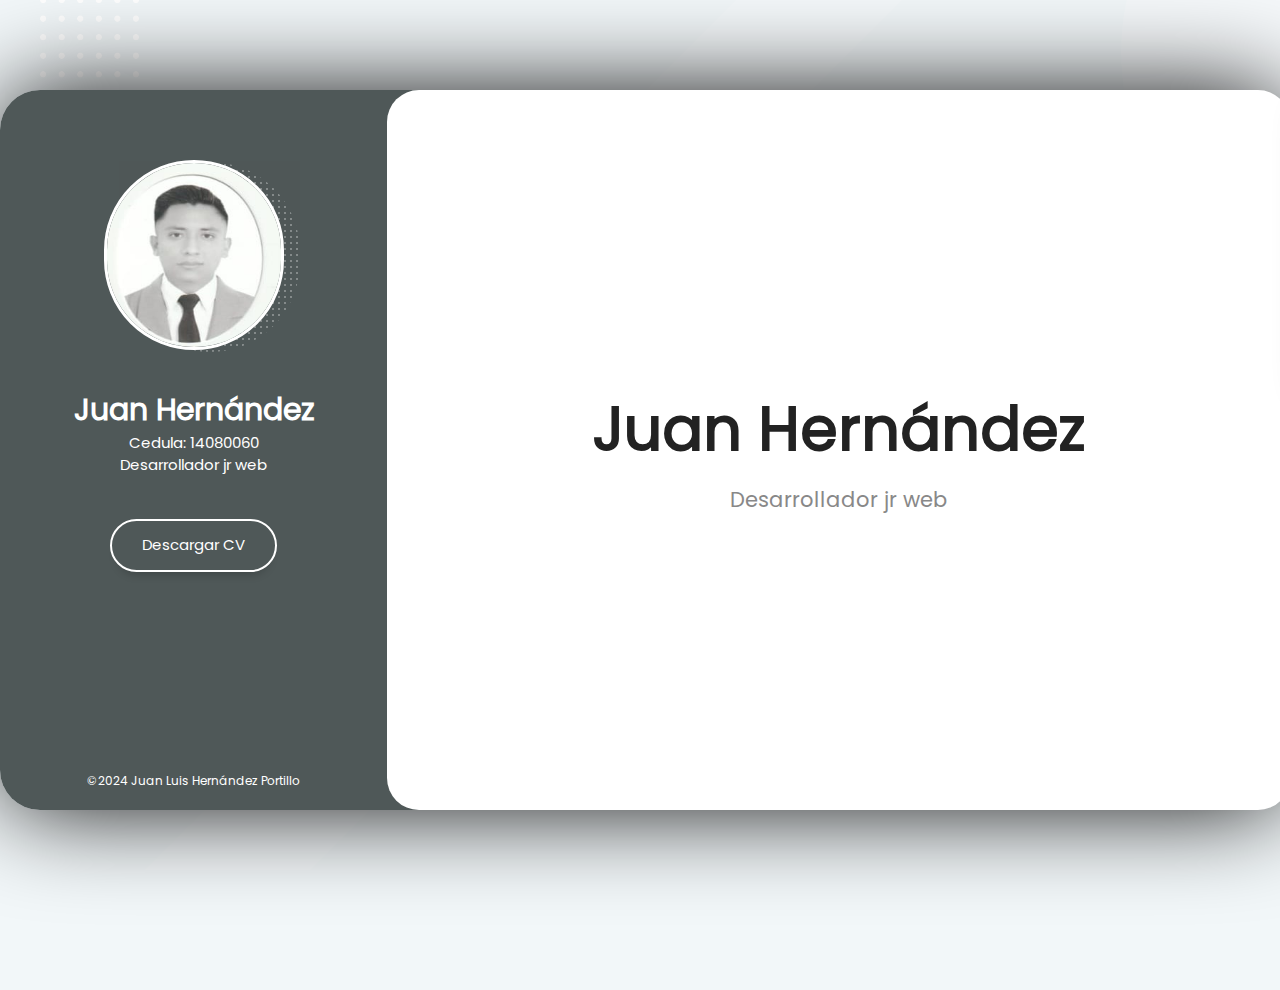
<file: index.html>
<!DOCTYPE html>
<html lang="es">

<head>
    <meta charset="UTF-8">
    <meta name="viewport" content="width=device-width, initial-scale=1.0">
    <!---Estilos-->
    <link rel="stylesheet" href="assets/fonts/fontawesome-free-6.1.2-web/css/all.min.css">
    <link rel="stylesheet" href="assets/fonts/poppins/poppins.css">
    <link rel="stylesheet" href="assets/css/reset.css">
    <link rel="stylesheet" href="assets/css/scroll.css">
    <link rel="stylesheet" href="assets/css/style.css">


    <title>portafolio - Juan Hernandez</title>

</head>

<body>

    <!--Layout Principal-->
    <div class="layout">

        <!--Barra lateral(Info del Usuario)-->
        <aside class="layout__aside">

            <section class="aside__user-info">
                <!--Informacion general-->

                <div class="user-info__general">
                    <div class="user-info__container-image">
                        <img src="assets/img/jl.jpeg" class="user-info__image" width="190px" height="190px"
                            alt="Foto de perfil del usuario">
                    </div>
                    <h2 class="user-info__name">Juan Hernández</h2>
                    <h3 class="user-info__job">Cedula: 14080060</h3>
                    <h4 class="user-info__job">Desarrollador jr web</h4><br>
                </div>

                <!--Menu de navegacion-->
                <nav class="layout__menu">
                    <ul class="menu__list">

                        <li class="menu__option">
                            <a href="index.html" class="menu__link">
                                <i class="menu__icon fa-solid fa-house"></i>
                                <span class="menu__overlay">Home</span>
                            </a>
                        </li>

                        <li class="menu__option">
                            <a href="sobre-mi.html" class="menu__link">
                                <i class="menu__icon fa-solid fa-user"></i>
                                <span class="menu__overlay">Sobre mi</span>
                            </a>
                        </li>

                        <li class="menu__option">
                            <a href="curriculum.html" class="menu__link">
                                <i class="menu__icon fa-solid fa-user-graduate"></i>
                                <span class="menu__overlay">Curriculum</span>
                            </a>
                        </li>

                        <li class="menu__option">
                            <a href="portafolio.html" class="menu__link">
                                <i class="menu__icon fa-solid fa-briefcase"></i>
                                <span class="menu__overlay">Portafolio</span>
                            </a>
                        </li>

                        <li class="menu__option">
                            <a href="blog.html" class="menu__link">
                                <i class="menu__icon fa-solid fa-book"></i>
                                <span class="menu__overlay">Blog</span>
                            </a>
                        </li>

                        <li class="menu__option">
                            <a href="contacto.html" class="menu__link">
                                <i class="menu__icon fa-solid fa-envelope"></i>
                                <span class="menu__overlay">Contacto</span>
                            </a>
                        </li>

                    </ul>
                </nav>
                <!--Links a redes sociales-->
                <!-- <div class="user-info__links">

                    <ul class="links__social">

                        <li class="social__option">
                            <a href="#" class="social__link">
                                <i class="social__icon fa-brands fa-youtube"></i>
                            </a>
                        </li>

                        <li class="social__option">
                            <a href="#" class="social__link">
                                <i class="social__icon fa-brands fa-linkedin"></i>
                            </a>
                        </li>

                        <li class="social__option">
                            <a href="#" class="social__link">
                                <i class="social__icon fa-brands fa-instagram"></i>
                            </a>
                        </li>

                    </ul>

                </div> -->
                <!--Boton-->
                <div class="user-info__buttons">
                    <a href="document/Curriculum_j.l_32[2].pdf" download="Curriculum_juan-Luis-Hernandez-portillo.pdf" class="user-info__btn">Descargar CV</a>
                </div>
                <!--Pie de pagina-->
                <footer class="user-info__footer">
                    &copy;2024 Juan Luis Hernández Portillo
                </footer>

            </section>

        </aside>


        <!--Contenido principal-->
        <main class="layout__content">
            <section class="content__page">
                <h1 class="page__name">Juan Hernández</h1>
                <h2 class="page__job">Desarrollador jr web</h2>

            </section>

        </main>


    </div>


</body>

</html>
</file>
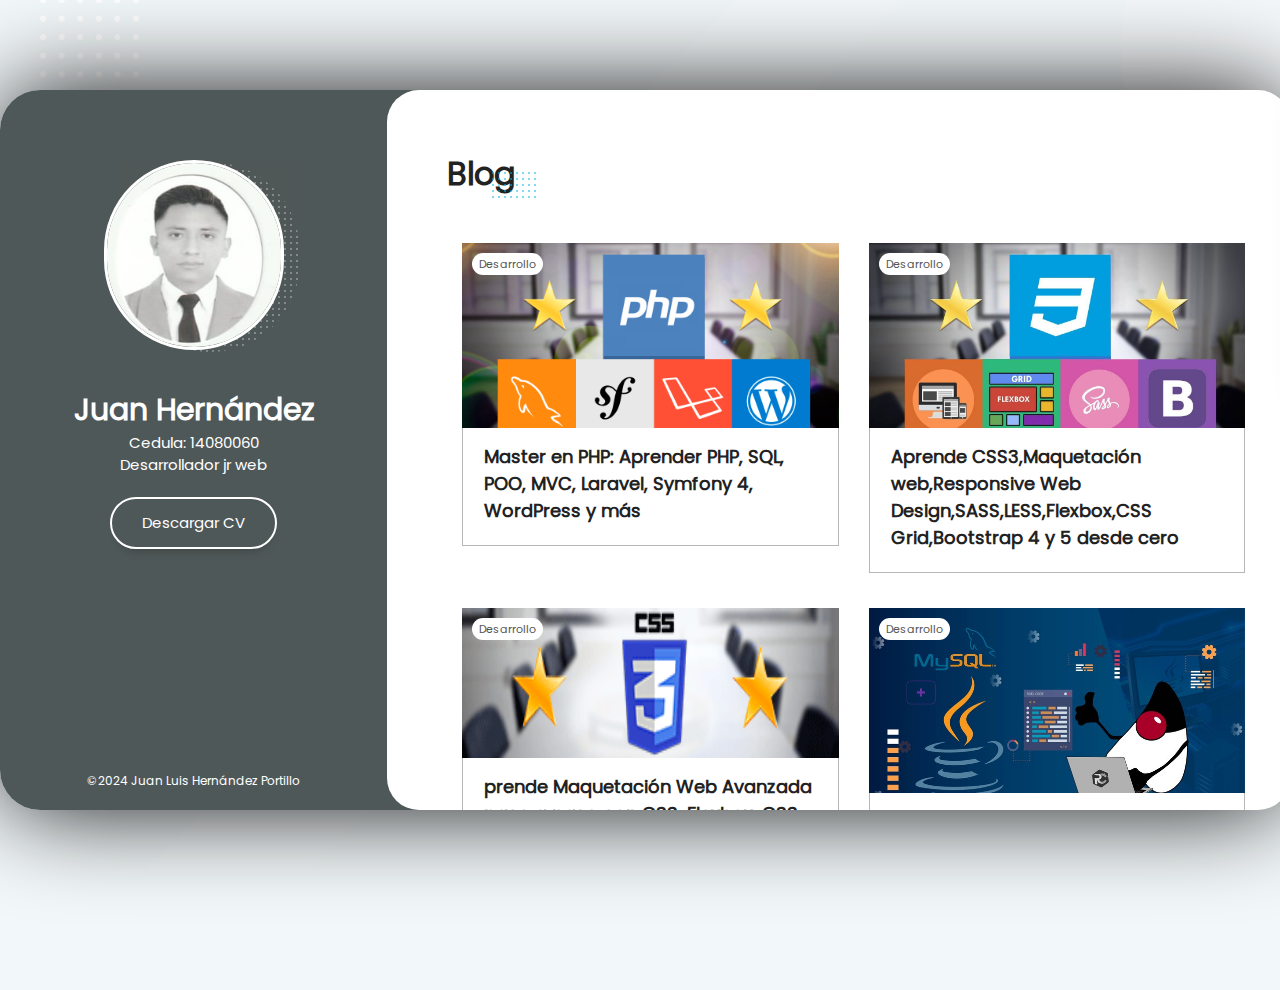
<file: blog.html>
<!DOCTYPE html>
<html lang="es">

<head>
    <meta charset="UTF-8">
    <meta name="viewport" content="width=device-width, initial-scale=1.0">
    <!---Estilos-->
    <link rel="stylesheet" href="assets/fonts/fontawesome-free-6.1.2-web/css/all.min.css">
    <link rel="stylesheet" href="assets/fonts/poppins/poppins.css">
    <link rel="stylesheet" href="assets/css/reset.css">
    <link rel="stylesheet" href="assets/css/scroll.css">
    <link rel="stylesheet" href="assets/css/style.css">


    <title>portafolio - Juan Hernandez</title>

</head>

<body>

    <!--Layout Principal-->
    <div class="layout">

        <!--Barra lateral(Info del Usuario)-->
        <aside class="layout__aside">

            <section class="aside__user-info">
                <!--Informacion general-->

                <div class="user-info__general">

                    <div class="user-info__container-image">
                        <img src="assets/img/jl.jpeg" class="user-info__image" width="190px" height="190px"
                            alt="Foto de perfil del usuario">
                    </div>

                    <h2 class="user-info__name">Juan Hernández</h2>
                    <h4 class="user-info__job">Cedula: 14080060</h4>
                    <h4 class="user-info__job">Desarrollador jr web</h4>
                </div>

                <!--Menu de navegacion-->
                <nav class="layout__menu">
                    <ul class="menu__list">

                        <li class="menu__option">
                            <a href="index.html" class="menu__link">
                                <i class="menu__icon fa-solid fa-house"></i>
                                <span class="menu__overlay">Home</span>
                            </a>
                        </li>

                        <li class="menu__option">
                            <a href="sobre-mi.html" class="menu__link">
                                <i class="menu__icon fa-solid fa-user"></i>
                                <span class="menu__overlay">Sobre mi</span>
                            </a>
                        </li>

                        <li class="menu__option">
                            <a href="curriculum.html" class="menu__link">
                                <i class="menu__icon fa-solid fa-user-graduate"></i>
                                <span class="menu__overlay">Curriculum</span>
                            </a>
                        </li>

                        <li class="menu__option">
                            <a href="portafolio.html" class="menu__link ">
                                <i class="menu__icon fa-solid fa-briefcase"></i>
                                <span class="menu__overlay">Portafolio</span>
                            </a>
                        </li>
                        
                        <li class="menu__option">
                            <a href="blog.html" class="menu__link mennu__link--active">
                                <i class="menu__icon fa-solid fa-book"></i>
                                <span class="menu__overlay">Blog</span>
                            </a>
                        </li>

                        <li class="menu__option">
                            <a href="contacto.html" class="menu__link">
                                <i class="menu__icon fa-solid fa-envelope"></i>
                                <span class="menu__overlay">Contacto</span>
                            </a>
                        </li>

                    </ul>
                </nav>

                <!--Links a redes sociales-->
                <!-- <div class="user-info__links">

                    <ul class="links__social">

                        <li class="social__option">
                            <a href="#" class="social__link">
                                <i class="social__icon fa-brands fa-youtube"></i>
                            </a>
                        </li>

                        <li class="social__option">
                            <a href="#" class="social__link">
                                <i class="social__icon fa-brands fa-linkedin"></i>
                            </a>
                        </li>

                        <li class="social__option">
                            <a href="#" class="social__link">
                                <i class="social__icon fa-brands fa-instagram"></i>
                            </a>
                        </li>

                    </ul>

                </div> -->

                <!--Boton-->
                <div class="user-info__buttons">
                    <a href="document/Curriculum_j.l_32[2].pdf" download="Curriculum_juan-Luis-Hernandez-portillo.pdf" class="user-info__btn">Descargar CV</a>
                </div>

                <!--Pie de pagina-->
                <footer class="user-info__footer"> &copy;2024 Juan Luis Hernández Portillo
                </footer>

            </section>

        </aside>


        <!--Contenido principal-->

        <main class="layout__content">
            
            <section class="content__page  content__blog">
              <!--Este contenido cambia del sitio web-->
                <header class="blog__header">
                    <h1 class="blog__title">Blog</h1>  
                </header>

                <section class="blog__article">

                    <article class="articles__article">
                        <div class="article__top">
                            <div class="article__category">Desarrollo</div>
                            <a href="#" class="article__image-link">
                                <div class="article__mask">
                                    <img src="assets/img/image-course-master-php-3.png"  class="article__image" alt="Imagen del blog">
                                </div>

                                <div class="article__logo">
                                    <i class="article__icon fa-solid fa-book"></i>
                                </div>
                            </a>
                        </div>

                        <div class="article__botton">
                            <time datetime="2024-08-30" class="articl__date"></time>
                            <a href="#" class="article__link">
                                <h2 class="article__title">Master en PHP: Aprender PHP, SQL, POO, MVC, Laravel, Symfony 4, WordPress y más</h2>
                            </a>
                        </div>
                    </article>

                     <article class="articles__article">
                        <div class="article__top">
                            <div class="article__category">Desarrollo</div>
                            <a href="#" class="article__image-link">
                                <div class="article__mask">
                                    <img src="assets/img/master_css.jpg"  class="article__image" alt="Imagen del blog">
                                </div>

                                <div class="article__logo">
                                    <i class="article__icon fa-solid fa-book"></i>
                                </div>
                            </a>
                        </div>

                        <div class="article__botton">
                            <time datetime="2024-08-30" class="articl__date"></time>
                            <a href="#" class="article__link">
                                <h2 class="article__title">Aprende CSS3,Maquetación web,Responsive Web Design,SASS,LESS,Flexbox,CSS Grid,Bootstrap 4 y 5 desde cero</h2>
                            </a>
                        </div>
                    </article>

                     <article class="articles__article">
                        <div class="article__top">
                            <div class="article__category">Desarrollo</div>
                            <a href="#" class="article__image-link">
                                <div class="">
                                    <img src="assets/img/banner-master-css-avanzado-v4.png" width="700px" height="150px" class="article__image" alt="Imagen del blog">
                                </div>
                                <div class="article__logo">
                                    <i class="article__icon fa-solid fa-book"></i>
                                </div>
                            </a>
                        </div>

                        <div class="article__botton">
                            <time datetime="2024-08-30" class="articl__date"></time>
                            <a href="#" class="article__link">
                                <h2 class="article__title">prende Maquetación Web Avanzada paso a paso con CSS, Flexbox, CSS Grid Layout, BEM, Responsive y Animaciones</h2>
                            </a>
                        </div>
                    </article>

                     <article class="articles__article">
                        <div class="article__top">
                            <div class="article__category">Desarrollo</div>
                            <a href="#" class="article__image-link">
                                <div class="article__mask">
                                    <img src="assets/img/3582345_c635_6.jpg" class="article__image" alt="Imagen del blog">
                                </div>

                                <div class="article__logo">
                                    <i class="article__icon fa-solid fa-book"></i>
                                </div>
                            </a>
                        </div>

                        <div class="article__botton">
                            <time datetime="2024-08-30" class="articl__date"></time>
                            <a href="#" class="article__link">
                                <h2 class="article__title">Java: Curso profesional de Java 2024 –De cero a Master
                                </h2>
                            </a>
                        </div>
                    </article>

                </section>

            </section>

        </main>


    </div>


</body>

</html>
</file>
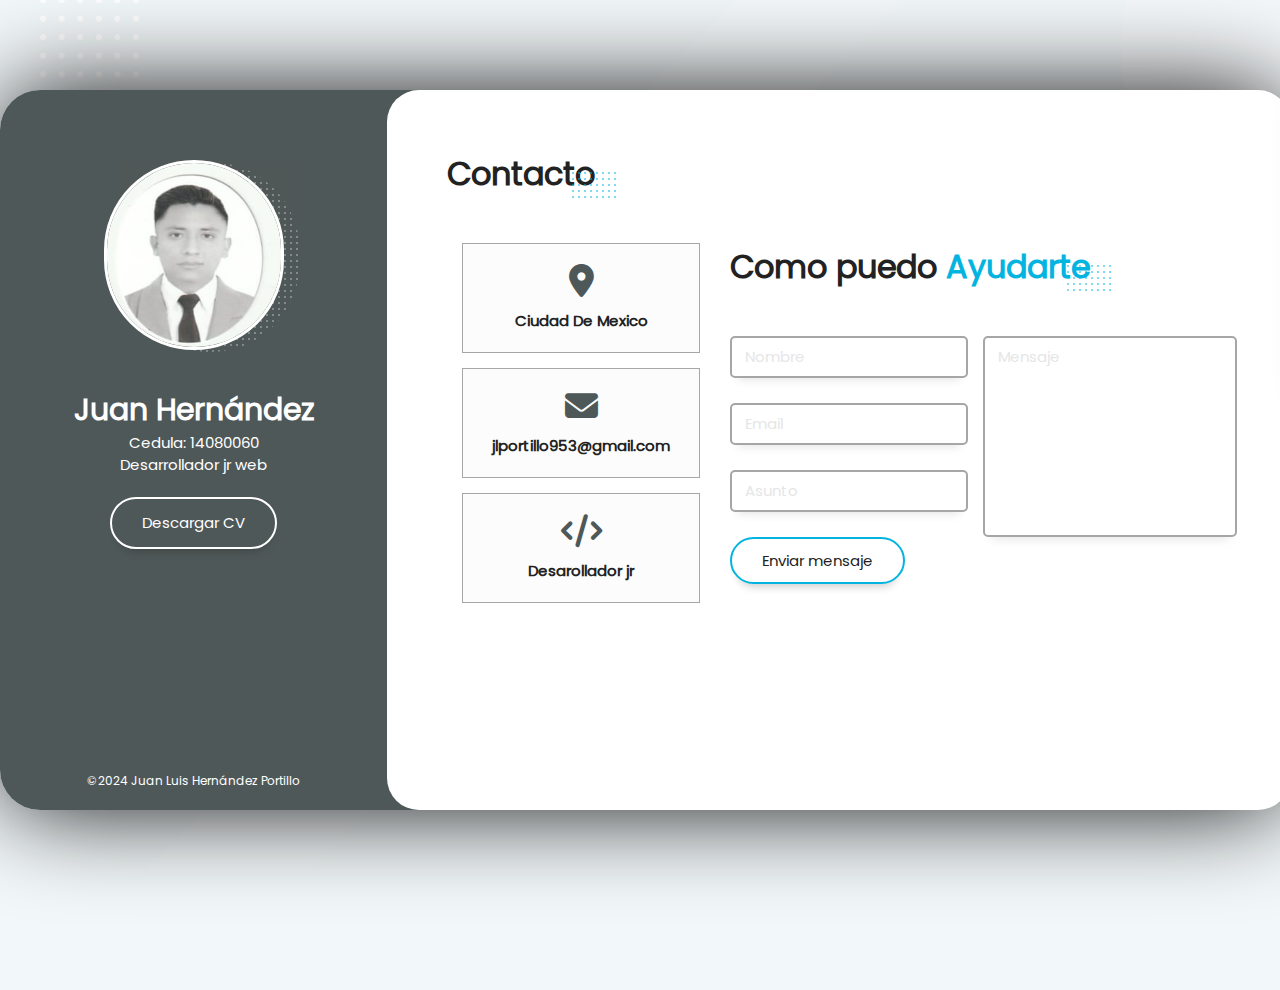
<file: contacto.html>
<!DOCTYPE html>
<html lang="es">

<head>
    <meta charset="UTF-8">
    <meta name="viewport" content="width=device-width, initial-scale=1.0">
    <!---Estilos-->
    <link rel="stylesheet" href="assets/fonts/fontawesome-free-6.1.2-web/css/all.min.css">
    <link rel="stylesheet" href="assets/fonts/poppins/poppins.css">
    <link rel="stylesheet" href="assets/css/reset.css">
    <link rel="stylesheet" href="assets/css/scroll.css">
    <link rel="stylesheet" href="assets/css/style.css">
    <link rel="stylesheet" href="assets/css/loader.css">

    <script src="assets/js/map.js" defer></script>


    <title>portafolio - Juan Hernandez</title>

</head>

<body>

    <!--Layout Principal-->
    <div class="layout">

        <!--Barra lateral(Info del Usuario)-->
        <aside class="layout__aside">

            <section class="aside__user-info">
                <!--Informacion general-->

                <div class="user-info__general">

                    <div class="user-info__container-image">
                        <img src="assets/img/jl.jpeg" class="user-info__image" width="190px" height="190px"
                            alt="Foto de perfil del usuario">
                    </div>

                    <h2 class="user-info__name">Juan Hernández</h2>
                    <h4 class="user-info__job">Cedula: 14080060</h4>
                    <h4 class="user-info__job">Desarrollador jr web</h4>
                </div>

                <!--Menu de navegacion-->
                <nav class="layout__menu">
                    <ul class="menu__list">

                        <li class="menu__option">
                            <a href="index.html" class="menu__link">
                                <i class="menu__icon fa-solid fa-house"></i>
                                <span class="menu__overlay">Home</span>
                            </a>
                        </li>

                        <li class="menu__option">
                            <a href="sobre-mi.html" class="menu__link">
                                <i class="menu__icon fa-solid fa-user"></i>
                                <span class="menu__overlay">Sobre mi</span>
                            </a>
                        </li>

                        <li class="menu__option">
                            <a href="curriculum.html" class="menu__link">
                                <i class="menu__icon fa-solid fa-user-graduate"></i>
                                <span class="menu__overlay">Curriculum</span>
                            </a>
                        </li>

                        <li class="menu__option">
                            <a href="portafolio.html" class="menu__link ">
                                <i class="menu__icon fa-solid fa-briefcase"></i>
                                <span class="menu__overlay">Portafolio</span>
                            </a>
                        </li>

                        <li class="menu__option">
                            <a href="blog.html" class="menu__link ">
                                <i class="menu__icon fa-solid fa-book"></i>
                                <span class="menu__overlay">Blog</span>
                            </a>
                        </li>

                        <li class="menu__option">
                            <a href="contacto.html" class="menu__link mennu__link--active">
                                <i class="menu__icon fa-solid fa-envelope"></i>
                                <span class="menu__overlay">Contacto</span>
                            </a>
                        </li>

                    </ul>
                </nav>

                <!--Links a redes sociales-->
                <!-- <div class="user-info__links">

                    <ul class="links__social">

                        <li class="social__option">
                            <a href="#" class="social__link">
                                <i class="social__icon fa-brands fa-youtube"></i>
                            </a>
                        </li>

                        <li class="social__option">
                            <a href="#" class="social__link">
                                <i class="social__icon fa-brands fa-linkedin"></i>
                            </a>
                        </li>

                        <li class="social__option">
                            <a href="#" class="social__link">
                                <i class="social__icon fa-brands fa-instagram"></i>
                            </a>
                        </li>

                    </ul>

                </div> -->

                <!--Boton-->
                <div class="user-info__buttons">
                    <a href="document/Curriculum_j.l_32[2].pdf" download="Curriculum_juan-Luis-Hernandez-portillo.pdf" class="user-info__btn">Descargar CV</a>
                </div>

                <!--Pie de pagina-->
                <footer class="user-info__footer"> &copy;2024 Juan Luis Hernández Portillo
                </footer>

            </section>

        </aside>


        <!--Contenido principal-->

        <main class="layout__content">

            <section class="content__page  content__contact">
                <!--Este contenido cambia del sitio web-->
                <header class="contact__header">
                    <h1 class="contact__title">Contacto</h1>
                </header>

                <div class="contact__container">
                    <section class="contact__info">
                        <div class="contact__data">
                            <i class="contact__icon fa-solid fa-location-dot"></i>
                            <h2 class="contact__subtitle">Ciudad De Mexico</h2>
                        </div>

                       

                        <div class="contact__data">
                            <i class="contact__icon fa-solid fa-envelope"></i>
                            <h2 class="contact__subtitle">jlportillo953@gmail.com</h2>
                        </div>

                        <div class="contact__data">
                            <i class="contact__icon fa-solid fa-code"></i>
                            <h2 class="contact__subtitle">Desarollador jr</h2>
                        </div>
                    </section>

                    <section class="contact__form-box">
                       

                        <header class="contact__form-header">
                            <h3 class="form-header__subtitle">Como puedo <span class="title__color">Ayudarte</span></h3>
                        </header>

                        <form class="contact__form">
                            <div class="form__container">
                                <section class="form__left">
                                    <div class="form__group">
                                        <input type="text" class="form__input" name="name" required
                                            placeholder="Nombre">
                                        <label for="name" class="form__label">Nombre</label>
                                    </div>

                                    <div class="form__group">
                                        <input type="email" class="form__input" name="email" required
                                            placeholder="Email">
                                        <label for="email" class="form__label">Email</label>
                                    </div>

                                    <div class="form__group">
                                        <input type="text" class="form__input" name="subject" required
                                            placeholder="subject">
                                        <label for="subject" class="form__label">Asunto</label>
                                    </div>
                                </section>

                                <section class="form__right">
                                    <div class="form__group form__group--textarea">
                                        <textarea class="form__input form__input--textarea" name="mesaje" required
                                            placeholder="Mensaje"></textarea>
                                        <label for="mesaje" class="form__label">Mensaje</label>
                                    </div>
                                </section>
                            </div>
                            <input type="submit" class="form__button" value="Enviar mensaje">

                        </form>
                    </section>

                </div>

            </section>

        </main>


    </div>


</body>

</html>
</file>
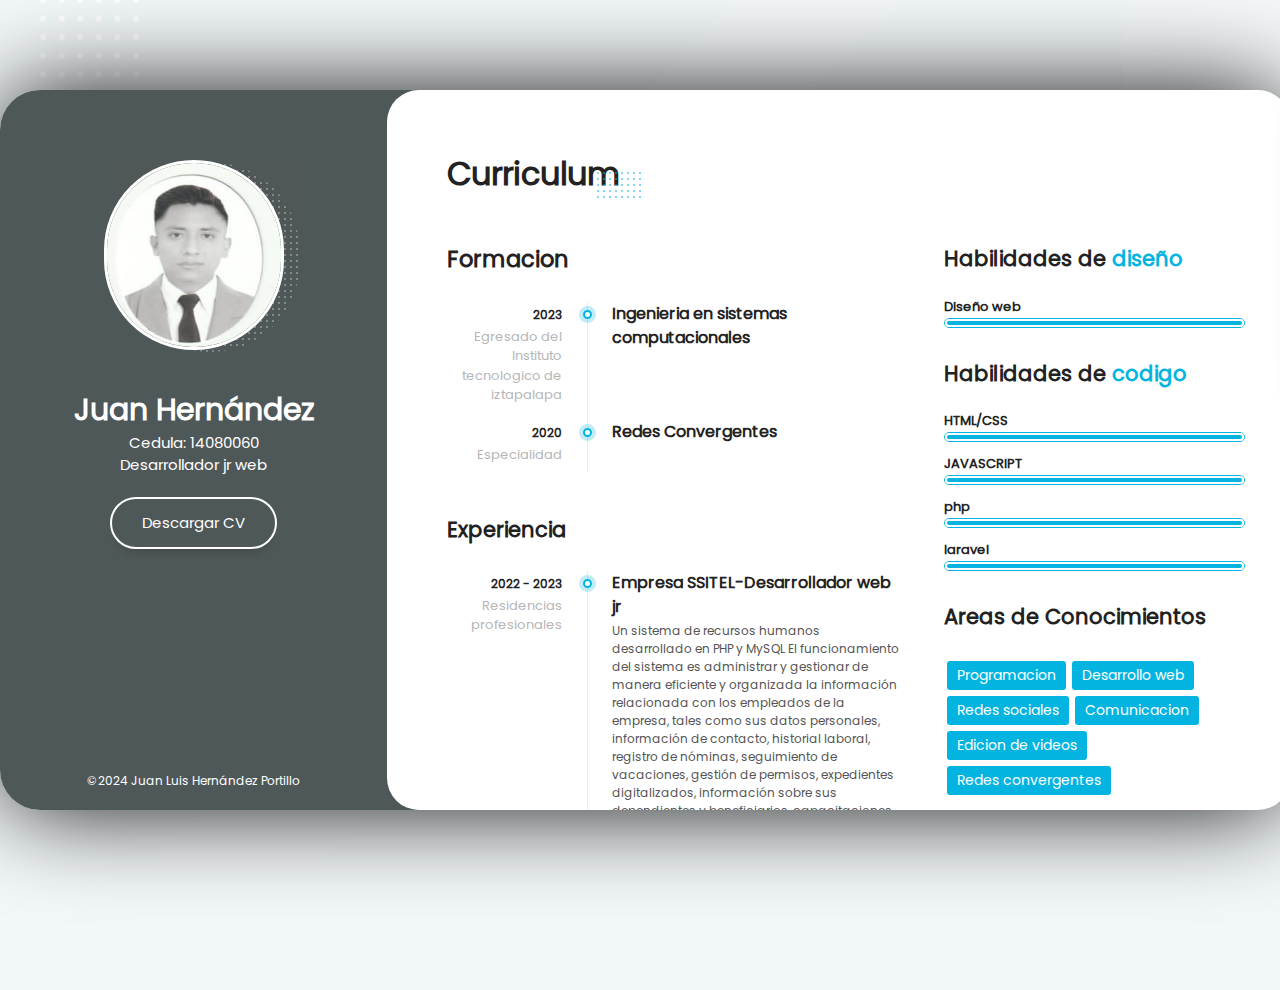
<file: curriculum.html>
<!DOCTYPE html>
<html lang="es">
  <head>
    <meta charset="UTF-8" />
    <meta name="viewport" content="width=device-width, initial-scale=1.0" />
    <!---Estilos-->
    <link
      rel="stylesheet"
      href="assets/fonts/fontawesome-free-6.1.2-web/css/all.min.css"
    />
    <link rel="stylesheet" href="assets/fonts/poppins/poppins.css" />
    <link rel="stylesheet" href="assets/css/reset.css" />
    <link rel="stylesheet" href="assets/css/scroll.css" />
    <link rel="stylesheet" href="assets/css/style.css" />

    <title>portafolio - Juan Hernandez</title>
  </head>

  <body>
    <!--Layout Principal-->
    <div class="layout">
      <!--Barra lateral(Info del Usuario)-->
      <aside class="layout__aside">
        <section class="aside__user-info">
          <!--Informacion general-->

          <div class="user-info__general">
            <div class="user-info__container-image">
              <img
                src="assets/img/jl.jpeg"
                class="user-info__image"
                width="190px"
                height="190px"
                alt="Foto de perfil del usuario"
              />
            </div>

            <h2 class="user-info__name">Juan Hernández</h2>
            <h4 class="user-info__job">Cedula: 14080060</h4>
            <h4 class="user-info__job">Desarrollador jr web</h4>
          </div>

          <!--Menu de navegacion-->
          <nav class="layout__menu">
            <ul class="menu__list">
              <li class="menu__option">
                <a href="index.html" class="menu__link">
                  <i class="menu__icon fa-solid fa-house"></i>
                  <span class="menu__overlay">Home</span>
                </a>
              </li>

              <li class="menu__option">
                <a href="sobre-mi.html" class="menu__link">
                  <i class="menu__icon fa-solid fa-user"></i>
                  <span class="menu__overlay">Sobre mi</span>
                </a>
              </li>

              <li class="menu__option">
                <a href="curriculum.html" class="menu__link">
                  <i class="menu__icon fa-solid fa-user-graduate"></i>
                  <span class="menu__overlay">Curriculum</span>
                </a>
              </li>

              <li class="menu__option">
                <a href="portafolio.html" class="menu__link">
                  <i class="menu__icon fa-solid fa-briefcase"></i>
                  <span class="menu__overlay">Portafolio</span>
                </a>
              </li>

              <li class="menu__option">
                <a href="blog.html" class="menu__link">
                  <i class="menu__icon fa-solid fa-book"></i>
                  <span class="menu__overlay">Blog</span>
                </a>
              </li>

              <li class="menu__option">
                <a href="contacto.html" class="menu__link">
                  <i class="menu__icon fa-solid fa-envelope"></i>
                  <span class="menu__overlay">Contacto</span>
                </a>
              </li>
            </ul>
          </nav>

          <!--Links a redes sociales-->
          <!-- <div class="user-info__links">
            <ul class="links__social">
              <li class="social__option">
                <a href="#" class="social__link">
                  <i class="social__icon fa fa-github-alt"></i>
                </a>
              </li>

              <li class="social__option">
                <a href="#" class="social__link">
                  <i class="social__icon fa-brands fa-linkedin"></i>
                </a>
              </li>
            
            </ul>
          </div> -->

          <!--Boton-->
          <div class="user-info__buttons">
            <a
              href="document/Curriculum_j.l_32[2].pdf"
              download="Curriculum_juan-Luis-Hernandez-portillo.pdf"
              class="user-info__btn"
              >Descargar CV</a
            >
          </div>

          <!--Pie de pagina-->
          <footer class="user-info__footer">
            &copy;2024 Juan Luis Hernández Portillo
          </footer>
        </section>
      </aside>

      <!--Contenido principal-->

      <main class="layout__content">
        <section class="content__page content__resume">
          <!--Este contenido cambia del sitio web-->
          <header class="resume__header">
            <h1 class="resume__title">Curriculum</h1>
          </header>

          <div class="resume__container">
            <section class="resume__left">
              <header class="resume__subheader">
                <h2 class="resume__sutitle">Formacion</h2>
              </header>

              <div class="resume__timelines">
                <article class="timelines__timeline">
                  <header class="timeline__header">
                    <h4 class="timeline__year">2023</h4>
                    <span class="timeline__company">
                      Egresado del Instituto tecnologico de iztapalapa</span
                    >
                  </header>

                  <div class="timeline__divider"></div>

                  <div class="timeline__description">
                    <h3 class="timeline__title">
                      Ingenieria en sistemas computacionales
                    </h3>
                    <p class="timeline__text"></p>
                  </div>
                </article>

                <article class="timelines__timeline">
                  <header class="timeline__header">
                    <h4 class="timeline__year">2020</h4>
                    <span class="timeline__company">Especialidad</span>
                  </header>

                  <div class="timeline__divider"></div>

                  <div class="timeline__description">
                    <h3 class="timeline__title">Redes Convergentes</h3>
                    <p class="timeline__text"></p>
                  </div>
                </article>
              </div>

              <header class="resume__subheader">
                <h2 class="resume__subtitle">Experiencia</h2>
              </header>

              <div class="resume__timelines">
                <article class="timelines__timeline">
                  <header class="timeline__header">
                    <h4 class="timeline__year">2022 - 2023</h4>
                    <span class="timeline__company"
                      >Residencias profesionales</span
                    >
                  </header>

                  <div class="timeline__divider"></div>

                  <div class="timeline__description">
                    <h3 class="timeline__title">
                      Empresa SSITEL-Desarrollador web jr
                    </h3>
                    <p class="timeline__text">
                      Un sistema de recursos humanos desarrollado en PHP y MySQL
                      El funcionamiento del sistema es administrar y gestionar
                      de manera eficiente y organizada la información
                      relacionada con los empleados de la empresa, tales como
                      sus datos personales, información de contacto, historial
                      laboral, registro de nóminas, seguimiento de vacaciones,
                      gestión de permisos, expedientes digitalizados,
                      información sobre sus dependientes y beneficiarios,
                      capacitaciones recibidas, sanciones administrativas,
                      cambios de área y/o aumento de sueldo.la utilización de la
                      plataforma les permite automatizar muchos de los procesos
                      administrativos, lo que reduce la posibilidad de errores
                      humanos y agiliza el flujo de información.
                    </p>
                  </div>
                </article>

                <article class="timelines__timeline">
                  <header class="timeline__header">
                    <h4 class="timeline__year">2022 - 2022</h4>
                    <span class="timeline__company">Asesor telefónico</span>
                  </header>

                  <div class="timeline__divider"></div>

                  <div class="timeline__description">
                    <h3 class="timeline__title">Infonavit</h3>
                    <p class="timeline__text">
                      Proporcionar información y orientación a los clientes que
                      llaman al centro de atención telefónica del Infonavit.
                      *Atender las llamadas entrantes de los clientes, escuchar
                      sus dudas, preguntas o necesidades y proporcionarles
                      información clara y precisa sobre los productos, servicios
                      y trámites del Infonavit. *Resolver las dudas de los
                      clientes, aclarar sus preguntas, ofrecer opciones y
                      guiarlos en el proceso de solicitud de crédito,
                      cancelación de crédito, aclaración de movimientos en su
                      cuenta, entre otros. *Realizar seguimiento a las
                      solicitudes de los clientes, y en caso de ser necesario,
                      canalizarlos a otras áreas de la organización para su
                      atención. *Mantener actualizada su capacitación en los
                      productos, servicios y procedimientos del Infonavit, a fin
                      de poder ofrecer a los clientes un servicio eficiente y de
                      calidad.
                    </p>
                  </div>
                </article>

                <article class="timelines__timeline">
                  <header class="timeline__header">
                    <h4 class="timeline__year">2023 - 2023</h4>
                    <span class="timeline__company">Asesor telefónico</span>
                  </header>

                  <div class="timeline__divider"></div>

                  <div class="timeline__description">
                    <h3 class="timeline__title">Fonacot</h3>
                    <p class="timeline__text">
                      Proporcionar información y orientación a los clientes que
                      llaman al centro de atención telefónica de Fonacot.
                      brindar información detallada sobre el programa, las
                      condiciones para obtener un crédito, el monto máximo que
                      se puede solicitar, las tasas de interés y los plazos de
                      pago. Brindan información a los centros de trabajo de como
                      se puede afiliarse a Fonacot.
                    </p>
                  </div>
                </article>

                <article class="timelines__timeline">
                  <header class="timeline__header">
                    <h4 class="timeline__year">20 de junio 2023</h4>
                    <span class="timeline__company">Semillero de talento</span>
                  </header>

                  <div class="timeline__divider"></div>

                  <div class="timeline__description">
                    <h3 class="timeline__title">Dialogus</h3>
                    <p class="timeline__text">
                      Proporcionar un monitoreo constante de las cámaras de
                      vigilancia y verificar en el servidor el correcto
                      funcionamiento de los sistemas para salvaguardar la
                      seguridad en las oficinas de Banco Azteca. Además, contar
                      con experiencia en la administración de servidores para
                      resolver problemas de software de manera efectiva
                    </p>
                  </div>
                </article>

                <article class="timelines__timeline">
                  <header class="timeline__header">
                    <h4 class="timeline__year">13 de Marzo 2024</h4>
                    <span class="timeline__company">Mexicana de Becas</span>
                  </header>

                  <div class="timeline__divider"></div>

                  <div class="timeline__description">
                    <h3 class="timeline__title">Corporativo icel</h3>
                    <p class="timeline__text">
                      Programador web analista de desarrollo, Maquetación de
                      Interfaces: Diseñé y maqueté interfaces de usuario
                      utilizando HTML y CSS, asegurando un diseño responsivo y
                      atractivo Desarrollo de Módulos en PHP: Implementé módulos
                      personalizados en PHP para mejorar la funcionalidad y la
                      interactividad de las aplicaciones web.
                    </p>
                  </div>
                </article>

                <article class="timelines__timeline">
                  <header class="timeline__header">
                    <h4 class="timeline__year">Trabajo Actual</h4>
                    <span class="timeline__company">Nacer Global</span>
                  </header>

                  <div class="timeline__divider"></div>

                  <div class="timeline__description">
                    <h3 class="timeline__title">
                      Servicios Educativos Corporativo
                    </h3>
                    <p class="timeline__text">
                      Programador web jr, Mejoré e integré funcionalidades en
                      sistemas existentes utilizando HTML, CSS, JavaScript y
                      PHP, enfocándome en optimizar el rendimiento y la
                      usabilidad. Desarrollé interfaces web responsivas
                      aplicando técnicas avanzadas de diseño y utilizando
                      frameworks como Bootstrap para asegurar una experiencia de
                      usuario consistente en diferentes dispositivos. Implementé
                      librerías de visualización de datos como Chart.js para
                      proporcionar gráficos interactivos y atractivos,
                      facilitando el análisis y la presentación de datos.
                      Integré módulos y componentes que aumentaron la eficiencia
                      y agilidad en los procesos, mejorando la capacidad del
                      sistema para manejar tareas complejas de manera más
                      efectiva.
                    </p>
                  </div>
                </article>
              </div>
            </section>

            <section class="resume__right">
              <header class="resume__subheader">
                <h2 class="resume__subtitle">
                  Habilidades de <span class="subtitle__color">diseño</span>
                </h2>
              </header>

              <div class="resume__skills">
                <article class="skills__title">
                  <h4 class="skills__text">Diseño web</h4>
                  <!---<span class="skills__nomber">90%</span>-->
                </article>

                <div class="skills__progressbar">
                  <div class="skills__percentage skills__percentage--p1"></div>
                </div>
                <!---
                            <article class="skills__title">
                                <h4 class="skills__text">Diseño Mockups</h4>
                                <span class="skills__nomber">70%</span>
                            </article>

                            <div class="skills__progressbar">
                                <div class="skills__percentage skills__percentage--p2"></div>

                            </div>

                            <article class="skills__title">
                                <h4 class="skills__text">Diseño Logos</h4>
                                <span class="skills__nomber">60%</span>
                            </article>

                            <div class="skills__progressbar">
                                <div class="skills__percentage skills__percentage--p3"></div>

                            </div>

                            <article class="skills__title">
                                <h4 class="skills__text">Diseño banners</h4>
                               <span class="skills__nomber">80%</span>
                            </article>

                            <div class="skills__progressbar">
                                <div class="skills__percentage skills__percentage--p4"></div>

                            </div>
                            --->
              </div>

              <header class="resume__subheader">
                <h2 class="resume__subtitle">
                  Habilidades de <span class="subtitle__color">codigo</span>
                </h2>
              </header>

              <div class="resume__skills">
                <article class="skills__title">
                  <h4 class="skills__text">HTML/CSS</h4>
                  <!---  <span class="skills__nomber">97%</span>-->
                </article>

                <div class="skills__progressbar">
                  <div class="skills__percentage skills__percentage--p5"></div>
                </div>

                <article class="skills__title">
                  <h4 class="skills__text">JAVASCRIPT</h4>
                  <!---  <span class="skills__nomber ">85%</span>-->
                </article>

                <div class="skills__progressbar">
                  <div class="skills__percentage skills__percentage--p6"></div>
                </div>

                <article class="skills__title">
                  <h4 class="skills__text">php</h4>
                  <!---  <span class="skills__nomber">80%</span>-->
                </article>

                <div class="skills__progressbar">
                  <div class="skills__percentage skills__percentage--p8"></div>
                </div>

                <article class="skills__title">
                  <h4 class="skills__text">laravel</h4>
                  <!---  <span class="skills__nomber">81%</span>-->
                </article>

                <div class="skills__progressbar">
                  <div class="skills__percentage skills__percentage--p9"></div>
                </div>
              </div>

              <header class="resume__subheader">
                <h2 class="resume__subtitle">Areas de Conocimientos</h2>
              </header>

              <div class="resume__knowledges">
                <ul class="knowledges__list">
                  <li class="knowledges__option">Programacion</li>
                  <li class="knowledges__option">Desarrollo web</li>
                  <li class="knowledges__option">Redes sociales</li>
                  <li class="knowledges__option">Comunicacion</li>
                  <li class="knowledges__option">Edicion de videos</li>
                  <li class="knowledges__option">Redes convergentes</li>
                </ul>
              </div>
            </section>
          </div>

          <div class="resume__certificates">
            <header class="resume__subheader">
              <h2 class="resume__subtitle">Certificados</h2>
            </header>
            <!--
                        <section class="certificate__container">

                            <article class="certificate__certificate">
                                <div class="certificate__logo">
                                    <img src="assets/img/Imagen de WhatsApp 2024-01-18 a las 23.19.53_359d05b7.jpg"  class="certificates__image" alt="">
                                </div>

                                <div class="certificates__content">
                                    <h4 class="certificate__title"> master en php</h4>
                                    <span class="certificate__id">id verificacion:3232</span>
                                    <span class="certificate__date">10 de mayo 2023</span>
                                </div>
                            </article>

                            <article class="certificate__certificate">
                                <div class="certificate__logo">
                                    <img src="assets/img/certificado-1.png"  class="certificates__image" alt="">
                                </div>

                                <div class="certificates__content">
                                    <h4 class="certificate__title"> master en pruevas tecnivas mas de 70 ejercicicos de codigo</h4>
                                    <span class="certificate__id">id verificacion:3231</span>
                                    <span class="certificate__date">10 de junio 2023</span>
                                </div>
                            </article>

                        </section>-->

            <img
              src="assets/img/Imagen de WhatsApp 2024-01-18 a las 23.19.53_359d05b7.jpg"
              class="certificates__image"
              alt=""
            />
          </div>
        </section>
      </main>
    </div>
  </body>
</html>
</file>
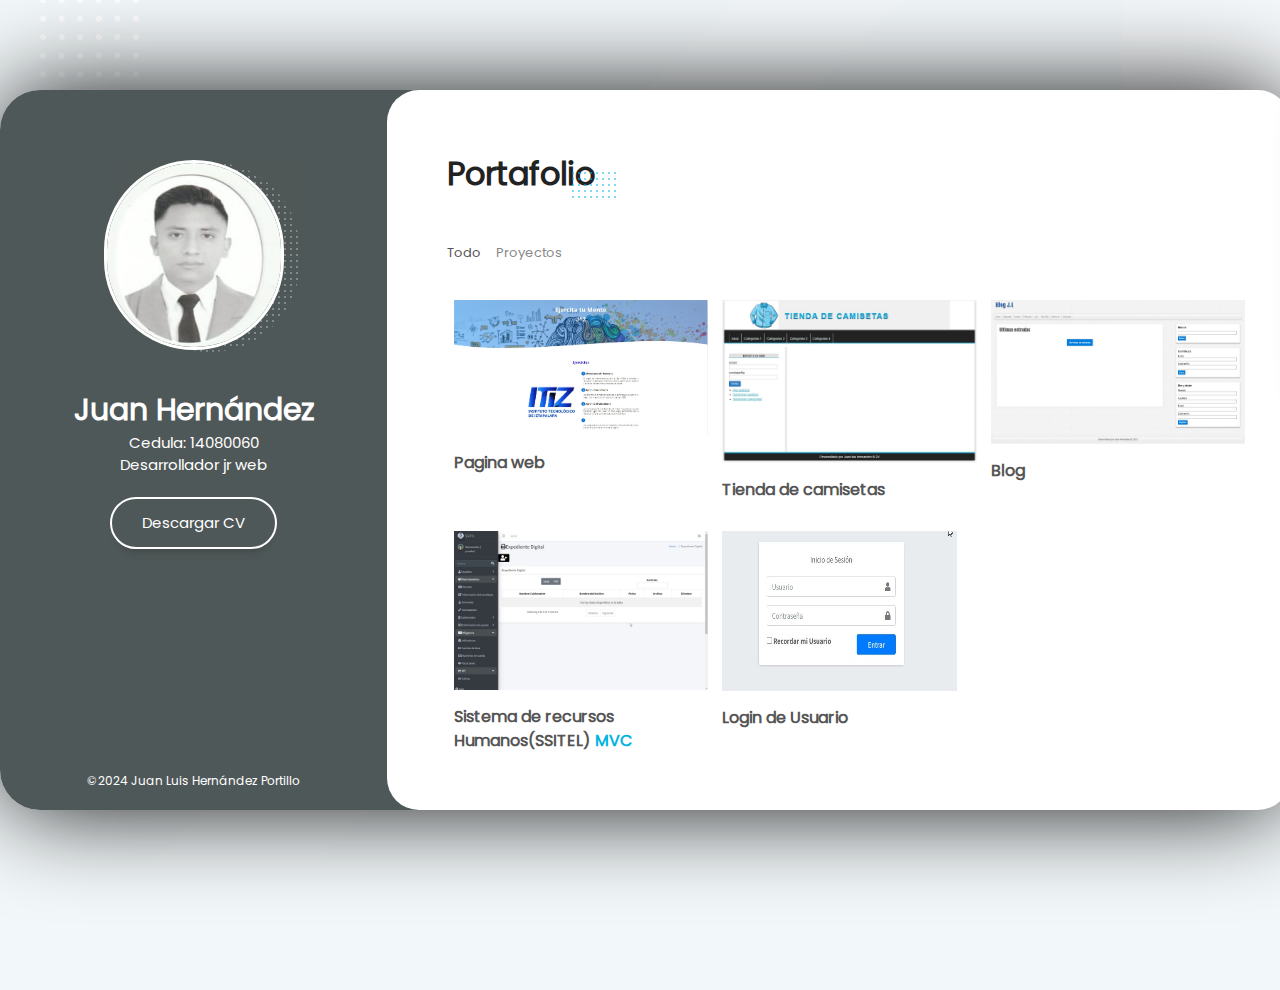
<file: portafolio.html>
<!DOCTYPE html>
<html lang="es">

<head>
    <meta charset="UTF-8">
    <meta name="viewport" content="width=device-width, initial-scale=1.0">
    <!---Estilos-->
    <link rel="stylesheet" href="assets/fonts/fontawesome-free-6.1.2-web/css/all.min.css">
    <link rel="stylesheet" href="assets/fonts/poppins/poppins.css">
    <link rel="stylesheet" href="assets/css/reset.css">
    <link rel="stylesheet" href="assets/css/scroll.css">
    <link rel="stylesheet" href="assets/css/style.css">


    <title>portafolio - Juan Hernandez</title>

</head>

<body>

    <!--Layout Principal-->
    <div class="layout">

        <!--Barra lateral(Info del Usuario)-->
        <aside class="layout__aside">

            <section class="aside__user-info">
                <!--Informacion general-->

                <div class="user-info__general">

                    <div class="user-info__container-image">
                        <img src="assets/img/jl.jpeg" class="user-info__image" width="190px" height="190px"
                            alt="Foto de perfil del usuario">
                    </div>

                    <h2 class="user-info__name">Juan Hernández</h2>
                    <h4 class="user-info__job">Cedula: 14080060</h4>
                    <h4 class="user-info__job">Desarrollador jr web</h4>
                </div>

                <!--Menu de navegacion-->
                <nav class="layout__menu">
                    <ul class="menu__list">

                        <li class="menu__option">
                            <a href="index.html" class="menu__link">
                                <i class="menu__icon fa-solid fa-house"></i>
                                <span class="menu__overlay">Home</span>
                            </a>
                        </li>

                        <li class="menu__option">
                            <a href="sobre-mi.html" class="menu__link">
                                <i class="menu__icon fa-solid fa-user"></i>
                                <span class="menu__overlay">Sobre mi</span>
                            </a>
                        </li>

                        <li class="menu__option">
                            <a href="curriculum.html" class="menu__link">
                                <i class="menu__icon fa-solid fa-user-graduate"></i>
                                <span class="menu__overlay">Curriculum</span>
                            </a>
                        </li>

                        <li class="menu__option">
                            <a href="portafolio.html" class="menu__link mennu__link--active">
                                <i class="menu__icon fa-solid fa-briefcase"></i>
                                <span class="menu__overlay">Portafolio</span>
                            </a>
                        </li>

                        <li class="menu__option">
                            <a href="blog.html" class="menu__link">
                                <i class="menu__icon fa-solid fa-book"></i>
                                <span class="menu__overlay">Blog</span>
                            </a>
                        </li>

                        <li class="menu__option">
                            <a href="contacto.html" class="menu__link">
                                <i class="menu__icon fa-solid fa-envelope"></i>
                                <span class="menu__overlay">Contacto</span>
                            </a>
                        </li>

                    </ul>
                </nav>

                <!--Links a redes sociales-->
                <!-- <div class="user-info__links">

                    <ul class="links__social">

                        <li class="social__option">
                            <a href="#" class="social__link">
                                <i class="social__icon fa-brands fa-youtube"></i>
                            </a>
                        </li>

                        <li class="social__option">
                            <a href="#" class="social__link">
                                <i class="social__icon fa-brands fa-linkedin"></i>
                            </a>
                        </li>

                        <li class="social__option">
                            <a href="#" class="social__link">
                                <i class="social__icon fa-brands fa-instagram"></i>
                            </a>
                        </li>

                    </ul>

                </div> -->

                <!--Boton-->
                <div class="user-info__buttons">
                    <a href="document/Curriculum_j.l_32[2].pdf" download="Curriculum_juan-Luis-Hernandez-portillo.pdf" class="user-info__btn">Descargar CV</a>
                </div>

                <!--Pie de pagina-->
                <footer class="user-info__footer"> &copy;2024 Juan Luis Hernández Portillo
                </footer>

            </section>

        </aside>


        <!--Contenido principal-->

        <main class="layout__content">
            
            <section class="content__page  content__portfolio">
              <!--Este contenido cambia del sitio web-->
                <header class="portfolio__header">
                    <h1 class="portfolio__title">Portafolio</h1>  
                </header>

                <nav class="portfolio__navbar">
                    <ul class="portfolio__menu">
                        
                        <li class="portfolio__options portfolio__options--active">
                            <a href="#" class="portfolio__link">Todo</a>
                        </li>
                        <!--
                        <li class="portfolio__options">
                            <a href="#" class="portfolio__link">Cusos</a>
                        </li>

                        <li class="portfolio__options">
                            <a href="#" class="portfolio__link">Web</a>
                        </li>

                        <li class="portfolio__options">
                            <a href="#" class="portfolio__link">Redes sociales</a>
                        </li>

                        <li class="portfolio__options">
                            <a href="#" class="portfolio__link">Videos</a>
                        </li>
                        -->

                        <li class="portfolio__options">
                            <a href="#" class="portfolio__link">Proyectos</a>
                        </li>
                    </ul>

                </nav>
                
                <section class="portfolio__gallery">

                    <figure class="gallery__item">
                        <div class="gallery__container-image">
                            <a href="#" class="gallery__link">
                                <img src="assets\img\Página web de juanes - Google Chrome.jpg" class="gallery__image" alt="">
                            </a>
                        </div>
                        <figcaption class="gallery__title">Pagina web</figcaption>
                        <i class="gallery__icon fa-solid fa-code"></i>
                        <span class="gallery__category">Proyectos</span>
                    </figure>

                    <figure class="gallery__item">
                        <div class="gallery__container-image">
                            <a href="#" class="gallery__link">
                                <img src="assets\img\Tienda de camisetas - Google Chrome_2.jpg" class="gallery__image" alt="">
                            </a>
                        </div>
                        <figcaption class="gallery__title">Tienda de camisetas</figcaption>
                        <i class="gallery__icon fa-solid fa-code"></i>
                        <span class="gallery__category">Proyectos</span>
                    </figure>

                    <figure class="gallery__item">
                        <div class="gallery__container-image">
                            <a href="#" class="gallery__link">
                                <img src="\assets\img\Blog.jpg" class="gallery__image" alt="">
                            </a>
                        </div>
                        <figcaption class="gallery__title">Blog</figcaption>
                        <i class="gallery__icon fa-solid fa-code"></i>
                        <span class="gallery__category">Proyectos</span>
                    </figure>

                    
                    <figure class="gallery__item">
                        <div class="gallery__container-image">
                            <a href="#" class="gallery__link">
                                <img src="assets/img/login - Google Chrome_3.jpg" class="gallery__image" alt="">
                            </a>

                        </div>
                        <figcaption class="gallery__title">Sistema de recursos Humanos(SSITEL) <span class="personal-info__titile">MVC</span></figcaption>
                        <i class="gallery__icon fa-solid fa-code"></i>
                        <span class="gallery__category">Proyectos</span>
                    </figure>
                
                  
                    <figure class="gallery__item">
                        <div class="gallery__container-image">
                            <a href="#" class="gallery__link">
                                <img src="assets/img/login - Google Chrome_4.jpg" height="160px" width="235px" class="gallery__image" alt="">
                            </a>
                        </div>
                        <figcaption class="gallery__title">Login de Usuario</figcaption>
                        <i class="gallery__icon fa-solid fa-code"></i>
                        <span class="gallery__category">Proyectos</span>
                    </figure>
  <!---
                    <figure class="gallery__item">
                        <div class="gallery__container-image">
                            <a href="#" class="gallery__link">
                                <img src="assets/img/galeria-6.jpg" class="gallery__image" alt="">
                            </a>
                        </div>
                        <figcaption class="gallery__title">Galeria de imagenes</figcaption>
                        <i class="gallery__icon fa-solid fa-image-portrait"></i>
                        <span class="gallery__category">Proyectos</span>
                    </figure>
            
                -->
                </section>

            </section>

        </main>


    </div>


</body>

</html>
</file>
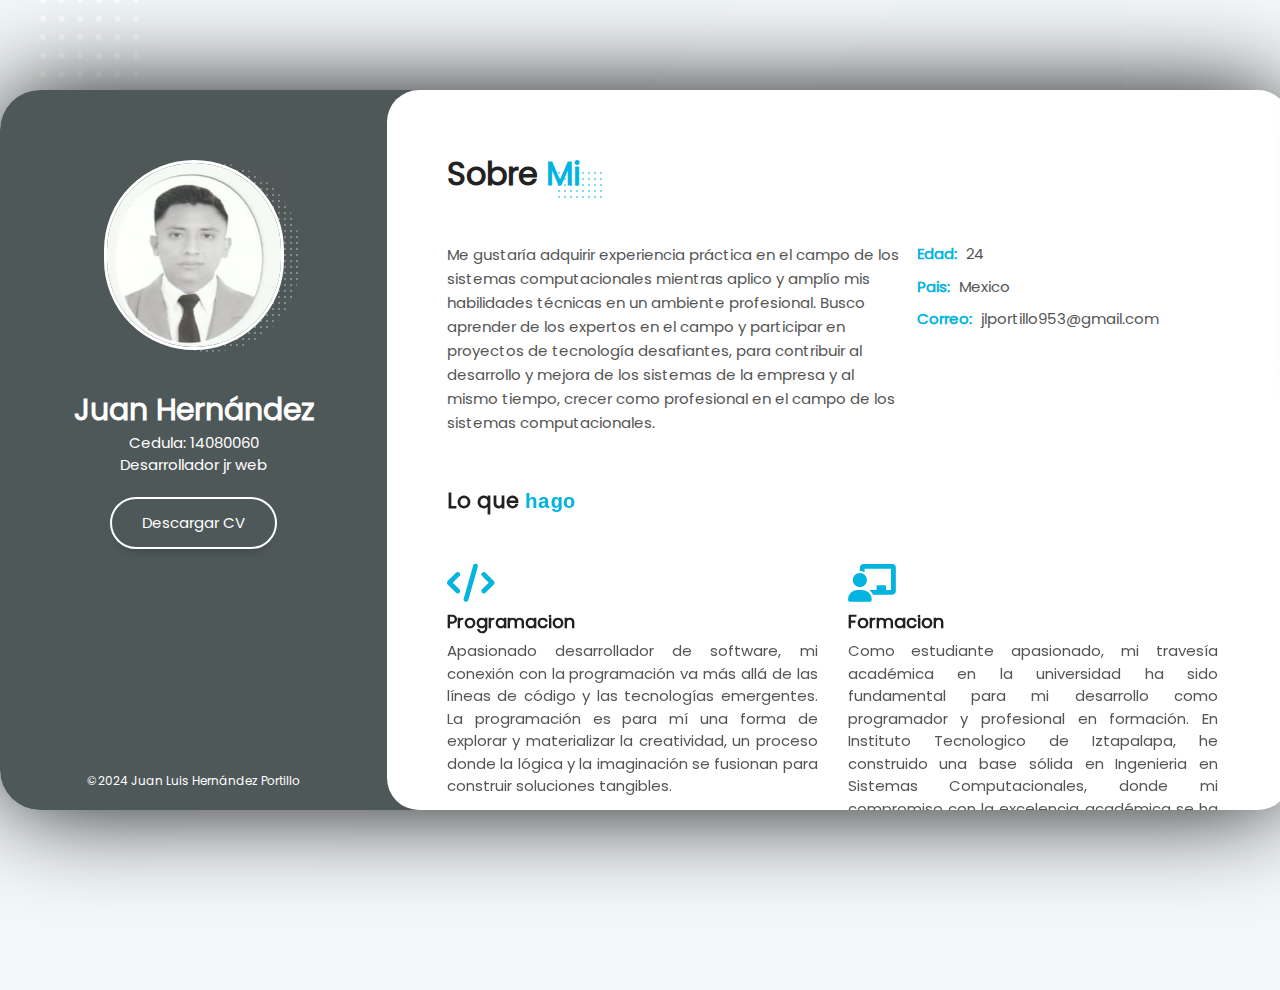
<file: sobre-mi.html>
<!DOCTYPE html>
<html lang="es">

<head>
    <meta charset="UTF-8">
    <meta name="viewport" content="width=device-width, initial-scale=1.0">
    <!---Estilos-->
    <link rel="stylesheet" href="assets/fonts/fontawesome-free-6.1.2-web/css/all.min.css">
    <link rel="stylesheet" href="assets/fonts/poppins/poppins.css">
    <link rel="stylesheet" href="assets/css/reset.css">
    <link rel="stylesheet" href="assets/css/scroll.css">
    <link rel="stylesheet" href="assets/css/style.css">


    <title>portafolio - Juan Hernandez</title>

</head>

<body>

    <!--Layout Principal-->
    <div class="layout">

        <!--Barra lateral(Info del Usuario)-->
        <aside class="layout__aside">

            <section class="aside__user-info">
                <!--Informacion general-->

                <div class="user-info__general">

                    <div class="user-info__container-image">
                        <img src="assets/img/jl.jpeg" class="user-info__image" width="190px" height="190px"
                            alt="Foto de perfil del usuario">
                    </div>

                    <h2 class="user-info__name">Juan Hernández</h2>
                    <h4 class="user-info__job">Cedula: 14080060</h4>
                    <h4 class="user-info__job">Desarrollador jr web</h4>
                </div>

                <!--Menu de navegacion-->
                <nav class="layout__menu">
                    <ul class="menu__list">

                        <li class="menu__option">
                            <a href="index.html" class="menu__link">
                                <i class="menu__icon fa-solid fa-house"></i>
                                <span class="menu__overlay">Home</span>
                            </a>
                        </li>

                        <li class="menu__option">
                            <a href="sobre-mi.html" class="menu__link">
                                <i class="menu__icon fa-solid fa-user"></i>
                                <span class="menu__overlay">Sobre mi</span>
                            </a>
                        </li>

                        <li class="menu__option">
                            <a href="curriculum.html" class="menu__link">
                                <i class="menu__icon fa-solid fa-user-graduate"></i>
                                <span class="menu__overlay">Curriculum</span>
                            </a>
                        </li>

                        <li class="menu__option">
                            <a href="portafolio.html" class="menu__link">
                                <i class="menu__icon fa-solid fa-briefcase"></i>
                                <span class="menu__overlay">Portafolio</span>
                            </a>
                        </li>

                        <li class="menu__option">
                            <a href="blog.html" class="menu__link">
                                <i class="menu__icon fa-solid fa-book"></i>
                                <span class="menu__overlay">Blog</span>
                            </a>
                        </li>

                        <li class="menu__option">
                            <a href="contacto.html" class="menu__link">
                                <i class="menu__icon fa-solid fa-envelope"></i>
                                <span class="menu__overlay">Contacto</span>
                            </a>
                        </li>

                    </ul>
                </nav>

                <!--Links a redes sociales-->
                <!-- <div class="user-info__links">

                    <ul class="links__social">

                        <li class="social__option">
                            <a href="#" class="social__link">
                                <i class="social__icon fa-brands fa-youtube"></i>
                            </a>
                        </li>

                        <li class="social__option">
                            <a href="#" class="social__link">
                                <i class="social__icon fa-brands fa-linkedin"></i>
                            </a>
                        </li>

                        <li class="social__option">
                            <a href="#" class="social__link">
                                <i class="social__icon fa-brands fa-instagram"></i>
                            </a>
                        </li>

                    </ul>

                </div> -->

                <!--Boton-->
                <div class="user-info__buttons">
                    <a href="document/Curriculum_j.l_32[2].pdf" download="Curriculum_juan-Luis-Hernandez-portillo.pdf"
                        class="user-info__btn">Descargar CV</a>
                </div>

                <!--Pie de pagina-->
                <footer class="user-info__footer"> &copy;2024 Juan Luis Hernández Portillo
                </footer>

            </section>

        </aside>


        <!--Contenido principal-->



        <main class="layout__content">

            <section class="content__page  content__about">
                <!--Este contenido cambia del sitio web-->
                <header class="about__header">
                    <h1 class="about__title">Sobre <span class="title__color">Mi</span></h1>

                </header>

                <section class="about__personal-info">

                    <article class="personal-info__bio">
                        <p class="personal-info__description">
                            Me gustaría adquirir experiencia práctica en el campo de los sistemas computacionales mientras aplico y amplío mis habilidades técnicas en un ambiente profesional. Busco aprender de los expertos en el campo y participar en proyectos de tecnología desafiantes, para contribuir al desarrollo y mejora de los sistemas de la empresa y al mismo tiempo, crecer como profesional en el campo de los sistemas computacionales.  
                        </p>

                    </article>

                    <div class="personal-info__data">
                        <ul class="personal-info__list">

                            <li class="personal-info__option">
                                <span class="personal-info__titile">Edad:</span>
                                <span class="personal-info__value">24</span>
                            </li>

                            <li class="personal-info__option">
                                <span class="personal-info__titile">Pais:</span>
                                <span class="personal-info__value">Mexico</span>
                            </li>

                            <li class="personal-info__option">
                                <span class="personal-info__titile">Correo:</span>
                                <span class="personal-info__value">jlportillo953@gmail.com</span>
                            </li>
                            <!--
                            <li class="personal-info__option">
                                <span class="personal-info__titile">Telefono:</span>
                                <span class="personal-info__value">5564839044</span>
                            </li>
                            -->
                        </ul>

                    </div>

                </section>

                <section class="about__services">

                    <header class="services__header">
                        <h3 class="services__title">
                            Lo que <samp class="title__color">hago</samp></h3>
                    </header>
                    <br>
                    <br>
                    <div class="services__container">

                        <article class="services__service">
                            <div class="service__icon">
                                <i class="service-real-icon fa-solid fa-code"></i>
                            </div>

                            <div class="services__content">
                                <h4 class="service__title">Programacion</h4>
                                <p class="service__description">
                                Apasionado desarrollador de software, mi conexión con la programación va más allá de las líneas de código y las tecnologías emergentes. La programación es para mí una forma de explorar y materializar la creatividad, un proceso donde la lógica y la imaginación se fusionan para construir soluciones tangibles.
                                </p>
                            </div>

                        </article>

                        <article class="services__service">
                            <div class="service__icon ">
                                <i class="service-real-icon fa-solid fa-chalkboard-user"></i>
                            </div>

                            <div class="services__content">
                                <h4 class="service__title">Formacion</h4>
                                <p class="service__description">
                                Como estudiante apasionado, mi travesía académica en la universidad ha sido fundamental para mi desarrollo como programador y profesional en formación. En Instituto Tecnologico de Iztapalapa, he construido una base sólida en Ingenieria en Sistemas Computacionales, donde mi compromiso con la excelencia académica se ha fusionado con una determinación constante para llevar mis habilidades más allá de las aulas.
                                </p>
                            </div>

                        </article>


                       

                        
                        <!---
                        <article class="services__service">
                            <div class="service__icon ">
                                <i class="service-real-icon fa-solid fa-terminal"></i>
                            </div>

                            <div class="services__content">
                                <h4 class="service__title">Administracion</h4>
                                <p class="service__description">
                                    Lorem ipsum dolor sit amet, consectetur adipisicing elit
                                </p>
                            </div>

                        </article>
                       

                    </div>
                    ---->
                </section>
                
                <section>
                <article class="services__service">
                    <div class="service__icon ">
                        <i class="service-real-icon fa-solid fa-computer"></i>
                    </div>

                    <div class="services__content">
                        <h4 class="service__title">Desarrollado web</h4>
                        <p class="service__description">
                            El desarrollo web para mí es más que un conjunto de habilidades técnicas; es una travesía emocionante donde la creatividad y la tecnología convergen para construir experiencias digitales significativas. Desde mi punto de vista, el desarrollo web no es simplemente escribir líneas de código, sino una forma de dar vida a ideas, conectar con usuarios y contribuir al tejido digital que define nuestra era
                        </p>
                    </div>
                </article>
            </section>

                <!----
                <section class="about__reviews">
                    <header class="reviews__header">
                        <h3 class="reviews__title">Rese<samp class="title__color">ñas</samp></h3>
                    </header>

                    <div class="reviews__container">
                        <article class="review__review">

                            <div class="review__imge-container">
                                <img src="assets/img/testimonio1.jpg" class="review__image" alt="Cara  de un cliente">
                            </div>


                            <div class="review__description">
                                <p class="review__text">
                                    Lorem ipsum dolor sit amet consectetur adipisicing elit. Deleniti provident deserunt
                                    molestiae dolores nisi. Ratione ducimus omnis, consequuntur distinctio labore qui
                                </p>
                            </div>

                            <div class="review__autor">

                                <div class="review__autor-info">
                                    <h4 class="review__name">Ana Lopez</h4>
                                    <h5 class="review__company">SSITEL S.A </h5>
                                </div>

                                <div class="review__autor-icon">
                                    <i class="review__icon fa-solid fa-quote-right"></i>
                                </div>

                            </div>

                        </article>

                        <article class="review__review">

                            <div class="review__imge-container">
                                <img src="assets/img/testimonio2.jpg" class="review__image" alt="Cara  de un cliente">
                            </div>


                            <div class="review__description">
                                <p class="review__text">
                                    Lorem ipsum dolor sit amet consectetur adipisicing elit. Deleniti provident deserunt
                                    molestiae dolores nisi. Ratione ducimus omnis, consequuntur distinctio labore qui
                                </p>
                            </div>

                            <div class="review__autor">

                                <div class="review__autor-info">
                                    <h4 class="review__name">juan Hernandez</h4>
                                    <h5 class="review__company">LOL</h5>
                                </div>

                                <div class="review__autor-icon">
                                    <i class="review__icon fa-solid fa-quote-right"></i>
                                </div>

                            </div>

                        </article>

                    </div>

                </section>

                <section class="about__clients">
                    <header class="clients__header">
                        <h2 class="clients__title">Clientes</h2>
                    </header>

                    <div class="clients__container">

                        <article class="clients__item">
                            <a href="#" class="clients__link">
                                <img src="assets/img/cliente-1.png" class="clients__img" alt="logo_cliente">
                            </a>
                        </article>

                        <article class="clients__item">
                            <a href="#" class="clients__link">
                                <img src="assets/img/cliente-2.png" class="clients__img" alt="logo_cliente">
                            </a>
                        </article>

                        <article class="clients__item">
                            <a href="#" class="clients__link">
                                <img src="assets/img/cliente-3.png" class="clients__img" alt="logo_cliente">
                            </a>
                        </article>

                        <article class="clients__item">
                            <a href="#" class="clients__link">
                                <img src="assets/img/cliente-4.png" class="clients__img" alt="logo_cliente">
                            </a>
                        </article>

                        <article class="clients__item">
                            <a href="#" class="clients__link">
                                <img src="assets/img/cliente-5.png" class="clients__img" alt="logo_cliente">
                            </a>
                        </article>

                    </div>

                </section>


                <section class="about__prices">
                    <header class="price__header">
                        <h2 class="price__title">Precios</h2>
                        <br>
                        <div class="price__container">

                            <article class="price__box">


                                <div class="price__subtitle">
                                    <span class="price_text">Normal</span>
                                </div>

                                <div class="price__price">
                                    <span class="proce__number">$20</span>
                                    <small class="price__advice">Al mes</small>
                                </div>

                                <div class="price__buy">
                                    <a href="#" class="price__btn">
                                        prueva gratis
                                    </a>
                                </div>

                                <div class="price__rewaed">
                                    un curdo de desarrollo web
                                </div>

                                <div class="price__rewaed">
                                    soporte a preeguntas y dudas
                                </div>

                                <div class="price__rewaed">
                                    certificado de finalizacion
                                </div>

                            </article>

                            <article class="price__box">

                                <div class="price__subtitle">
                                    <span class="price_text">Premiun</span>
                                </div>

                                <div class="price__price">
                                    <span class="proce__number">$800</span>
                                    <small class="price__advice">Al mes</small>
                                </div>

                                <div class="price__buy">
                                    <a href="#" class="price__btn">
                                        prueva gratis
                                    </a>
                                </div>

                                <div class="price__rewaed">
                                    Cinco curdo de desarrollo web
                                </div>

                                <div class="price__rewaed">
                                    soporte a preeguntas y dudas preoritario
                                </div>

                                <div class="price__rewaed">
                                    certificado de finalizacion
                                </div>

                            </article>

                        </div>
                    </header>
                </section>

                <section class="about__extra">
                    <header class="extra__header">
                        <h2 class="extra__title">Informacion <span class="title__color">Extra</span></h2>

                        <div class="extra__container">

                            <article class="extra__info">
                                <i class="extra__icon fa-solid fa-heart"></i>
                                <h4 class="extra__subtitle">Alumnos contentos</h4>
                                <span class="extra__quantity">3754654</span>
                            </article>

                            <article class="extra__info">
                                <i class="extra__icon fa-solid fa-clock"></i>
                                <h4 class="extra__subtitle">Horas de contenido</h4>
                                <span class="extra__quantity">8000</span>
                            </article>

                            <article class="extra__info">
                                <i class="extra__icon fa-solid fa-star"></i>
                                <h4 class="extra__subtitle">Puntos</h4>
                                <span class="extra__quantity">1-9</span>
                            </article>

                        </div>

                    </header>
                     -->
                </section>

            </section>
            
                         
        </main>


    </div>


</body>

</html>
</file>
<file: assets/fonts/poppins/poppins.css>
@font-face {
    font-family: "Poppins";
    src: url("./Poppins-Regular.ttf") format("truetype");
    font-weight: 400;
    font-style: normal;
}
</file>
<file: assets/css/scroll.css>
:root{
    --color-scrollbar:#D3D3D4;
    --color-bacground-scrroll: #EEE;
}


/*scrall moz*/


/*crome*/
.content__page::-webkit-scrollbar{
    width: 25px;
    background: transparent;
}


.content__page::-webkit-scrollbar-thumb{
    border: 10px solid transparent;
    box-shadow: none;
    border-radius: 40px;
}

.content__page:hover::-webkit-scrollbar-thumb{
    box-shadow: inset 0 0  0  10px var(--color-scrollbar);
}

.content__page:hover::-webkit-scrollbar-thumb:hover{
    border: 8px solid transparent;
    box-shadow: inset 0 0  0  10px var(--Color-secuendario);
}

.content__page::-webkit-scrollbar-track{
    background-color: transparent;
    margin-top: 40px;
    margin-bottom: 40px;
}


/*scroll crome*/

.layout__aside::-webkit-scrollbar{
    width: 25px;
    background: var(--Color-secuendario);
}


.layout__aside::-webkit-scrollbar-thumb{
    border: 10px solid transparent;
    box-shadow: none;
    border-radius: 40px;
}

.layout__aside:hover::-webkit-scrollbar-thumb{
    box-shadow: inset 0 0  0  10px var(--color-scrollbar);
}

.content__page:hover::-webkit-scrollbar-thumb:hover{
    border: 8px solid transparent;
    box-shadow: inset 0 0  0  10px var(--Color-secuendario);
}

.content__page::-webkit-scrollbar-track{
    background-color: transparent;
    margin-top: 40px;
    margin-bottom: 40px;
}
</file>
<file: assets/css/style.css>
/*Estilos generales*/
:root{
    --color-principal: #FFFFFF;
    --Color-secuendario:#4f5858;  /*#4f5858  #04B4E0 */
    --Color-32:#04B4E0;

    --color-background:#F2F7F9;
    --Color-trasparente:transparent;

    --color-icon:  #B5B6B7;
    --color-title: #222222;
    --color-subtitle: #888;
    --color-text: #555;
    --color-border-rev: #A5A6A7;
    --color-company:#E5E6E7;
    --color-subcolor:#eaedf3;
}

/*Estructura principal*/

html{
    font-size:  10px;
}

body{
    width: 100%;
    height: 100%;
    font-family: "Poppins",Impact, Haettenschweiler, 'Arial Narrow Bold', sans-serif;
    font-size: 1.5rem;
    background-color: var(--color-background);
    color: var(--color-text);
    overflow: hidden;
}

h1,h2,h3,h4,h5,h6{
    color: var(--color-title);
}


body{

    background-image:url("../img/fondo.png");
    background-size:cover;
    background-repeat: no-repeat;
    background-position:-20px -120px  ;
}


/*Estructura principal*/
.layout{
    position: relative;
    min-width: 1290px;
    width: 75%;
    height: 80vh;
    min-height: 80vh;
    margin:10vh auto;
    display: grid;
    grid-template-areas: "aside content";
    grid-template-columns: 30% 70%;

    /*sombra detras del layout*/
    border-radius: 4rem;
    box-shadow: 0 0 100px -5px rgb(0, 0, 0.25);
}

/*Barra  lateral*/
.layout__aside{
    grid-area: aside;
    border-radius: 4rem 0 0  4rem;
    overflow: auto;
    overflow-x: hidden;
}

.aside__user-info{
    display: flex;
    flex-direction: column;
    align-items: center;
    text-align: center;
    min-height: 100%;
    min-width: 30rem;
    background-color: var(--Color-secuendario);
    color: var(--color-principal);
}

.user-info__container-image{
    position: relative;
    display: inline-block;
    width: 18rem;
    margin-top: 7rem;
    z-index: 1;

}

.user-info__image{
    width: 100%;
    background-color: var(--color-principal);
    border: 3px solid var(--color-principal);
    border-radius: 20rem;
}

.user-info__container-image::after{
    content:"" ;
    position: absolute;
    top: 1%;
    left: 9%;
    z-index: -1;
    width: 100%;
    height: 100%;
    background-image: -webkit-repeating-radial-gradient(center center, #FFFF, #FFFF 1px, transparent 0px, transparent 100%);
    background-size:0.6rem 0.6rem;
    opacity: 0.3;
    border-radius: 30rem;
}

.user-info__name{
    font-size: 3rem;
    color:  var(--color-principal);
    font-weight: bold;
    margin-top: 3rem;

}

.user-info__job{
    font-size: 1.5rem;
    font-weight: 200;
    color: var(--color-principal);

}


.user-info__links{
    margin-bottom: 3.6rem;
}

.links__social{
    margin-top: 2rem;
    text-align: center;
    display: flex;
    flex-direction: row;
}

.social__option{
    height: 3rem;
    width: 3rem;
    font-size: 2rem;
    line-height: 3.2rem;
    opacity: 4rem;
    border-radius: 3rem;
    transition:  all 300ms linear;
}

.social__option:hover{
    opacity: 1;
    background-color: rgba(255, 255, 255, 0.20);
}


.user-info__buttons{
    margin-top: 2rem;
    margin-bottom: 4rem;
}

.user-info__btn{
    border: 2px solid var(--color-principal);
    padding: 3rem;
    padding-top:1.3rem;
    padding-bottom: 1.3rem;
    border-radius: 3.2rem;
    color: var(--color-principal);
    box-shadow: 0 10px 10px -8px rgb(0,0, 0, 0.22);
    transition:all 300ms ease-in-out;
}

.user-info__footer{
    position: absolute;
    bottom: 2rem;
    font-size: 1.2rem;
}

.user-info__btn:hover{
    background-color: var(--color-principal);
    color: var(--Color-secuendario);
    
}

/*Contenido Principal*/
.layout__content{
    grid-area: content;
    height: 100%;
    min-height: 100%;
    background-color: var(--Color-secuendario);
    border-radius: 0  10rem 10rem 0;
}

.content__page{
    min-height: 100%;
    background-color: var(--color-principal);
    border-radius: 3.2rem;
    display: flex;
    flex-direction: column;
    align-items: center;
    justify-content: center;
   
}

.page__name{
    font-size: 6rem;
    margin-bottom: 1rem;
}
.page__job{
    font-size: 2.1rem;
    font-weight: lighter;
    color:var(--color-subtitle);
}

/*Menu de navegacion lateral*/
.layout__menu{
    display: block;
    position: absolute;
    top: 0;
    right: -105px;
    min-width: 11rem;
    background-color: var(--Color-trasparente);
}

.menu__list{
    position: relative;
    display: flex;
    flex-direction: column;
    justify-content: space-between;
    align-items: center;
    width: 60%;
    min-height: 32rem;
    padding: 2rem 0;
    margin-left: 1rem;
    background-color: var(--color-principal);
    box-shadow: 0 0 3rem -0.5rem rgb(0, 0,0,0.15);
    border-radius: 5rem;
}

.menu__option:hover .menu__icon{
    color: var(--Color-secuendario);
    font-size: 2.8rem;
    transition:  all 300ms ease-in-out;
}


.menu__option{
    display: block;
    width: 100%;
    text-align: center;
}

.menu__icon{
    background-color: var(--color-icon);
    font-size: 2.8rem;
}

.menu__overlay{
    position: absolute;
    right: 0;
    border-radius: 1.5rem;
    margin-top: -2.9rem;
    opacity: 0;
    display: block;
    opacity: 0;
    padding: 0.5rem 1rem;
    color:var(--color-principal);
    background-color: var(--Color-secuendario);
    white-space:nowrap;
    transition: all 300ms ease-in-out;
}

.menu__option:hover .menu__overlay{
    opacity: 1;
    right: 100%;
}



.descargar__btn{
    border-radius: 32rem;
}

/*Estilos generales(Sobre Mi y otras paginas)*/
.content__about,
.content__resume,
.content__portfolio,
.content__blog,
.content__contact{
    display: block;  
    height: 100%;
    min-height:100%;
    padding: 6rem;
    padding-right: 3rem;
    overflow:auto;
}

.about__header,
.resume__header,
.portfolio__header,
.blog__header,
.contact__header,
.contact__form-header{
    display: inline-block;
    margin-bottom: 4.5rem;
}


.about__title,
.resume__title,
.portfolio__title,
.blog__title,
.contact__title,
.form-header__subtitle{
    font-size: 3.2rem;
    position: relative;
}

.about__title::after,
.resume__title::after,
.portfolio__title::after,
.blog__title::after,
.contact__title::after,
.form-header__subtitle::after{
    content: "";
    position:absolute;
    top: 20px;
    right: -25px;
    width: 50px;
    height: 30px;
    background-image: -webkit-repeating-radial-gradient(center center, var(--Color-32), var(--Color-32) 1px, transparent 0px, transparent 100% );
    background-size: 6px 6px;
    opacity: 0.5;
}


.title__color,
.subtitle__color{    
color: var(--Color-32);
}

/*Informacion personal*/

.about__personal-info{
    display: flex;
    flex-direction: row;
    width: 100%;
    margin-bottom: 5rem;
}

.personal-info__bio{
    flex-basis: 56%;
}

.personal-info__description{
    font-size: 1.5rem;
    line-height: 2.4rem;
}



.personal-info__data{
    flex-basis: 44%;
    padding: 0 1.5rem;
}


.personal-info__option{
    margin-bottom: 1rem;
}

.personal-info__titile{
    margin-right: 0.5rem;
    color:var(--Color-32);
    font-weight: 700;
}

/*ESTILOS GENERALES COMPARTIDOS ABOUT Y OTRAS  SECCIONES*/
.about__services,
.reviews__header,
.clients__header,
.price__header,
.extra__header,
.resume__subheader{
    display: inline-block;
    padding-right: 1.2rem;
    margin-bottom: 2.5rem;
    position: relative;
}

.services__title,
.reviews__title,
.clients__title,
.price__title,
.extra__title,
.resume__subtitle{
    font-size: 2.1rem;
}


.services__title::after,
.reviews__title::after,
.clients__title::after,
.price__title::after,
.extra__title::after
.resume__subtitle::after{
    content: "";
    position:absolute;
    right: 655px;
    top: 18px;
    width: 30px;
    height: 20px;
    background-image: -webkit-repeating-radial-gradient(center center, var(--Color-32), var(--Color-32) 1px, transparent 0px, transparent 100% );
    background-size: 6px 6px;
    opacity: 0.5;
}
.services__container{
    width: 100%;
 display: flex;
 flex-direction: row;
 flex-wrap: wrap;

}

.services__service{
    flex-basis: calc(50% - 3rem);
    margin-right: 3rem;
    margin-bottom: 1.5rem;
}

.service-real-icon{
    color:var(--Color-32);
    font-size: 3.8rem;
}

.service__title{
    font-size: 1.8rem;
    margin: 0.5rem 0;
}

.service__description{
    font-size: 1.5rem;
    text-align: justify;
}

/*Reviews*/
.reviews__container{
     width: 100%;
     display: flex;
     flex-direction: row;
     flex-wrap: wrap;
}

.review__review{

    flex-basis: calc(50% - 2.5rem);
    border: 2px solid var(--color-company);
    border-radius: 2rem;  
    padding-top: 0;
    padding-right: 2.5rem;
    padding-left: 2.5rem;
    padding-bottom: 1.5rem;
    margin-right: 2.5rem;
    margin-top: 4.5rem;
    margin-bottom: 1rem;
}

.review__imge-container{
    width: 100%;
}

.review__image{
    max-width: 9rem;
    max-height: 9rem;
    border-radius: 9rem;
    margin: auto;
    margin-top: -4.5rem;
    margin-bottom: 2rem;
    box-shadow: 0 10px  10px -8px rgba(0, 0, 0, 0.22);
}

.review__description{
   margin-bottom: 1rem;
}

.review__text{
    font-size: 1.5rem;
    line-height: 2.4rem;
}


.review__autor{
    margin-top: 2rem;
    display: flex;
    flex-direction: row;
    justify-content: space-between;
}

.review__name{
    margin-bottom: 0.5rem;
    font-size: 1.5rem;
}

.review__company{
    color: var(--color-company);
    font-weight: 300;
    font-size: 1.3rem;
}

.review__icon{
    font-size: 4rem;
    opacity: 0.50;
    color: var(--Color-32);
}

/*clientes*/

.about__clients{
    width: 100%;
    margin-bottom: 2rem;
}

.clients__header{
    margin-bottom: 3rem;
}


.clients__container{
    display: flex;
    flex-direction: row;
    justify-content: space-between;
}


.clients__img{
    width: 145px;
    padding: 1.5rem;
    margin-bottom: 1.5rem;
}

.clients__link{
    display: block;
    width: 100%;
    opacity: 0.7;
    transition: all 300ms linear;
}


.clients__link:hover{
    opacity: 1;
}

/*Precios*/
.price__container{
    margin-bottom: 5rem;
    display: flex;
    flex-direction: row;
    flex-wrap: wrap;
}

.price__box{
    flex-basis: calc(50% - 3rem);
    margin-right: 6rem;
    padding: 3rem;
    border: 2px solid var(--color-border-rev);
    text-align: center;
    border-radius: 1.5rem;
    transition: all 300ms ease-in-out;
}

.price__box:last-of-type{

    margin-right: 0rem;
}

.price__box:hover{
    box-shadow: 0 18px 24px  -5px  rgba(0, 0, 0, 0.15) ;
    transform: translateY(-1rem);
}

.price__subtitle{
    margin-bottom: 3rem;
}

.price_text{
    position: relative;
    display: inline-block;
}


.price__box:hover .price_text::after{

    content: "";
    height: 2px;
    right: 0;
    background-color: var(--Color-32);
    position: absolute;
    left: 0;
    bottom: -0.3rem;
}

.price__price{
    padding-bottom: 1rem;
}

.proce__number{
   font-size: 4.2rem;
   line-height: 1;
   color: var(--color-title);
   display: block;
}

.price__advice{
    color: var(--color-subtitle);
    display: block;
}

.price__buy{
    padding: 2.5rem;
    padding-bottom: 3rem;
}


.price__btn{
    display: inline-block;
    padding: 1.2rem  3.1rem;
    border: 2px solid   var(--color-subtitle);
    box-shadow:  0 10px 10px -8px var(--color-subtitle);
    border-radius: 3rem;
    transition: all 300ms ease-in-out;
}

.price__btn:hover{
    background-color: #04B4E0;
    color: var(--color-principal);
    border: 2px solid   var(--Color-32);
}

.price__rewaed{
    font-size: 1.4rem;
    padding: 1rem 0;
}

/*Informacion Extra*/

.extra__container{
    width: 100%;
    margin-bottom: 1.5rem;
    display: flex;
    flex-direction: row;
    justify-content: space-between;
    flex-wrap: wrap;
}
 

/*CURRICULUM*/
.resume__container{
    width: 100%;
    display: flex;
    flex-direction: row;
}

/*CURRICULUM IZQUIERDA*/
.resume__left{
    flex-basis: 58%;
    margin-right: 1.5rem;   
}

.resume__timelines{
    margin-bottom: 5rem;
}

.timelines__timeline{
    position: relative;
    width: 100%;
    margin-bottom: 1.5rem;
    display: flex;
    flex-direction: row;
}

.timeline__header{
    flex-basis: 30%;
    text-align: right;
    padding-right:2.5rem;
}

.timeline__year{
    margin: 0.3rem 0;
    line-height: 1.9rem;
    font-size: 1.2rem;
}

.timeline__company{
    display: block;
    font-size: 1.3rem;
    font-weight: lighter;
    color: var(--color-icon);
}

.timeline__description{
    width: 70%;
    padding-left: 2.5rem;
    padding-right: 1.5rem;
}

.timeline__title{
    font-size: 1.6rem;
    margin-bottom: 0.3rem;
}

.timeline__text{
    font-size: 1.2rem;
    margin-bottom: 1rem;
}

.timeline__divider{
    position:absolute;
    top: 0;
    left: 30%;
    bottom: -18%;
    width: 1px;
    background-color: var(--color-subcolor);
}

.timeline__divider::before{
    content: "";
    position: absolute;
    margin-top: 0.4rem;
    margin-left: -0.8rem;
    width: 1.7rem;
    height: 1.7rem;
    background-color: var(--Color-32);
    border-radius: 10rem;
    opacity: 0.25;
}

.timeline__divider::after{
    content: "";
    position: absolute;
    margin-top: 0.8rem;
    margin-left: -0.4rem;
    width: 0.9rem;
    height: 0.9rem;
    background-color: var(--color-principal);
    border-radius: 10rem;
    border: 2px solid var(--Color-32);
    opacity: 1;
}

/*CURRICULUM DERECHA*/
.resume__right{
    flex-basis: 41%;
    padding: 0 1.5rem;
}


.resume__skills{
    width: 100%;
    margin-bottom: 3rem;
}

.skills__title{
    display: flex;
    justify-content: space-between;
}

.skills__text{
    font-size: 1.3rem;
    line-height: 1.4rem;
    margin-bottom: 0.4rem;
}

.skills__nomber{
    font-size: 1.1rem;
    line-height: 1.4rem;
    margin-bottom: 0.4rem;
    color: var(--color-icon);
}

.skills__progressbar{
    height: 1rem;
    border: 1px solid var(--Color-32);
    border-radius: 1rem;
    background-color: var(--color-principal);
    margin-bottom: 1.5rem;
}

.skills__percentage{
    width: 40%;
    height:0.8rem ;
    background-color: var(--Color-32);
    border: 2px solid var(--color-principal);
    border-radius: 1rem;
}

.skills__percentage--p1{ width: 100%;}
.skills__percentage--p2{ width: 100%;}
.skills__percentage--p3{ width: 100%;}
.skills__percentage--p4{ width: 100%;}
.skills__percentage--p5{ width: 100%;}
.skills__percentage--p6{ width: 100%;}
.skills__percentage--p7{ width: 100%;}
.skills__percentage--p8{ width: 100%;}
.skills__percentage--p9{ width: 100%;}

.knowledges__list{
    display: flex;
    flex-direction: row;
    flex-wrap: wrap;
}

.knowledges__option{
    padding: 0.4rem 1rem;
    margin: 0.3rem 0.3rem;
    font-size: 1.4rem;
    background-color: var(--Color-32);
    border-radius: 0.3rem;
    color: var(--color-principal);
}


.certificate__container{
    display: flex;
    flex-direction: row;
    flex-wrap: wrap;
    gap: 3rem;
}

.certificate__certificate{
    flex-basis: calc(50% - 1.5rem);
    border: 1px solid var(--color-border-rev);
    border-radius: 0.8rem;

    display: flex;
    flex-direction: row;
}


.certificate__logo{
    width: 15rem;
    height: 100%;
    background-color: rgba(234, 231, 228, 0.996);
    display: flex;
    justify-content: center;
    align-items: center;
}


.certificates__image{
    width: 100%;
}

.certificates__content{
    padding: 2rem 2.5rem;
}

.certificate__title{
    font-size: 1.6rem;
    margin-bottom: 0.5rem;
}

.certificate__id{
    display: block;
    margin-bottom: 0.3rem;
    font-size: 1.3rem;
    color: var(--color-subtitle);

}

.certificate__date{
    font-size: 1.2rem;
    color: var(--color-subtitle);
    opacity: 0.9;
}


/*PORTAFOLIO*/
.portfolio__navbar{
    margin-bottom: 3rem;
}

.portfolio__menu{
    display: flex;
    flex-direction: row;
    flex-wrap: wrap;
    gap: 1.5rem;
}

.portfolio__options{
    font-size: 1.3rem;
    opacity: 0.7;
}
.portfolio__options--active{
    opacity: 1;
}

.portfolio__link{
    cursor: pointer;
}

.portfolio__link:hover{
    color: var(--Color-32);
    text-shadow: 0 0 1px rgba(0, 0, 0, 0.25);
}

.portfolio__gallery{
    display: flex;
    flex-direction: row;
    flex-wrap: wrap;
}

.gallery__item{
    position: relative;
    flex-basis: 33%;
    padding: 0.7rem;
}

.gallery__container-image{
    overflow: hidden;
}

.gallery__image{
    transition: all 300ms ease-in-out;
}

.gallery__item:hover .gallery__image{
    transform:  scale(1.1);
}

.gallery__title{
    font-size: 1.6rem;
    padding: 1.5rem 0;
    font-weight: bold;
}

.gallery__icon{
    opacity: 0;
    position: absolute;
    border-radius: 1rem;
    top: 1.5rem;
    right: 1.5rem;
    width: 3rem;
    height: 3rem;
    font-size: 1.6rem;
    text-align: center;
    line-height: 3rem;
    background-color: var(--color-principal);
    color: var(--Color-32);
    transition: all 450ms ease-in-out;
}

.gallery__category{
    opacity: 0;
    position: absolute;
    border-radius: 1rem;
    top: 1.5rem;
    left: 1.5rem;
    padding: 0.2rem 0.7rem;
    font-size: 1.1rem;
    background-color: var(--color-principal);
    color: var(--color-text);
    transition: all 450ms ease-in-out;
}

.gallery__item:hover .gallery__icon,
.gallery__item:hover .gallery__category{
    opacity: 1;
}


/*BLOG*/
.blog__article{
    margin-bottom: 2.5rem;
    display: flex;
    flex-direction: row;
    flex-wrap: wrap;
}

.articles__article{
    flex-basis: 50%;
    padding: 0 1.5rem;
    padding-bottom: 3.5rem;
}

.article__top{
    position: relative;
    overflow: hidden;
}

.article__category{
    position: absolute;
    top: 1rem;
    left: 1rem;
    border-radius: 2rem;
    font-size: 1.1rem;
    padding: 0.1rem  0.7rem;
    line-height: 2rem;
    background-color: var(--color-principal);
    color: var(--color-text);
    z-index: 3;
}


.article__mask{
    width: 100%;
    height: 18.5rem;
    overflow: hidden;
}

.article__image{
    display: block;
    transition: all 300ms ease-in-out;
}

.article__top:hover .article__image{
    transform: scale(1.1);
}

.article__logo{
    transition: all 600ms ease-in-out;
    opacity: 0;
}

.article__icon{
    position: absolute;
    top: calc(50% - 2.2rem);
    left: calc(50% - 2.2rem);
    width: 4.4rem;
    font-size: 4.4rem;
    text-align: center;
    color: var(--color-principal);
}

.article__top:hover .article__logo{
    opacity: 1;
}

.article__botton{
    margin: 0;
    padding: 2.1rem;
    padding-top: 1.5rem;
    border: 0.1rem solid var(--color-icon);
    border-top: 0;
}

.articl__date{
    display: block;
    font-size: 1.1rem;
    font-weight: 300;
    color: var(--color-subtitle);
}

.article__title{
    font-size: 1.8rem;
}

/*PAGINA DE CONTACTO*/
.contact__container{
    display: flex;
    flex-direction: row;
}

.contact__info{
    flex-basis: 33%;
    padding: 0 1.5rem;
}

.contact__form-box{
    flex-basis: 66%;
    padding: 0 1.5rem;
}

.contact__icon{
    font-size: 3.3rem;
    color: var(--Color-secuendario);
}

.contact__subtitle{
    font-size: 1.5rem;
    margin-top: 1rem;
}

.contact__data{
    width: 100%;
    margin-bottom: 1.5rem;
    padding: 2rem 1rem;
    text-align: center;
    background-color: #fcfcfc;
    border: 1px solid var(--color-border-rev);
}


.form__container{
    display: flex;
    flex-direction: row;
}
.form__left{
    flex-basis: 47%;
    margin-right: 1.5rem;
}


.form__group{
    position: relative;
    margin-bottom: 2.5rem;
}

.form__input{
    position: relative;
    width: 100%;
    height: 4.2rem;
    display: block;
    border: 0.2rem solid var(--color-border-rev);
    border-radius: 0.5rem;
    font-size: 1.5rem;
    padding-top: 1rem;
    padding-bottom: 1rem;
    padding-left: 1.2rem;
    padding-right: 2.5rem;
    outline: none;
    box-shadow: 0 1rem 1rem -8px rgba(0,0 ,0,0.10);
    background: 0 0;
    background-color: transparent;
    line-height: 2.1rem;
}

.form__input:focus{
    
    border: 0.2rem solid var(--Color-32);
}

.form__label{
 position: absolute;
 top: 1rem;
 left: 1.5rem;
 color: var(--color-company);
 transition: all 300ms ease-in-out;
 pointer-events: none;
}

.form__input:focus~label,
.form__input:not(:placeholder-shown)~label{
    top: -2rem;
    left: 0;
    z-index: 1;
    font-size: 1.3rem;
    color: var(--color-company);
}

.form__input::-webkit-input-placeholder{
    color: transparent;
}

.form__right{
    flex-basis: 50%;
    max-width: 50%;
    max-height: 100%;
}

.form__group--textarea{
    height: 100%;
}

.form__input--textarea{
    display: block;
    resize: none;
    height: 100%;
}

.form__button{
    padding: 1rem 3rem;
    font-size: 1.5rem;
    border: 0.2rem solid var(--Color-32);
    color: var(--color-title);
    background-color: var(--color-principal);
    border-radius: 3rem;
    box-shadow: 0 1rem 1rem -8px rgb(0,0, 0, 0.22);
    cursor: pointer;
    transition: all 300ms ease-in-out;
}

.form__button:hover{
    background-color: var(--color-text);
    color: var(--color-principal);
}

.contact__map{
    width: 100%;
    min-height: 15rem;
    margin-bottom: 3.5rem;
    overflow: hidden;
}

.contact__iframe{
    width: 100%;
    height: 14rem;
}
</file>
<file: assets/css/loader.css>
.loader {
    margin: 0 auto;
    margin-top: 20px;
    width: 48px;
    height: 48px;
    border:10px solid #FFF;
    border-radius: 50%;
    position: relative;
    transform:rotate(45deg);
    display: block;
    box-sizing: border-box;
  }
  .loader::before {
    content: "";
    position: absolute;
    box-sizing: border-box;
    inset:-10px;
    border-radius: 50%;
    border:10px solid rgba(0, 0, 0, 0.459);
    animation: prixClipFix 2s infinite linear;
  }

  @keyframes prixClipFix {
      0%   {clip-path:polygon(50% 50%,0 0,0 0,0 0,0 0,0 0)}
      25%  {clip-path:polygon(50% 50%,0 0,100% 0,100% 0,100% 0,100% 0)}
      50%  {clip-path:polygon(50% 50%,0 0,100% 0,100% 100%,100% 100%,100% 100%)}
      75%  {clip-path:polygon(50% 50%,0 0,100% 0,100% 100%,0 100%,0 100%)}
      100% {clip-path:polygon(50% 50%,0 0,100% 0,100% 100%,0 100%,0 0)}
  }
</file>
